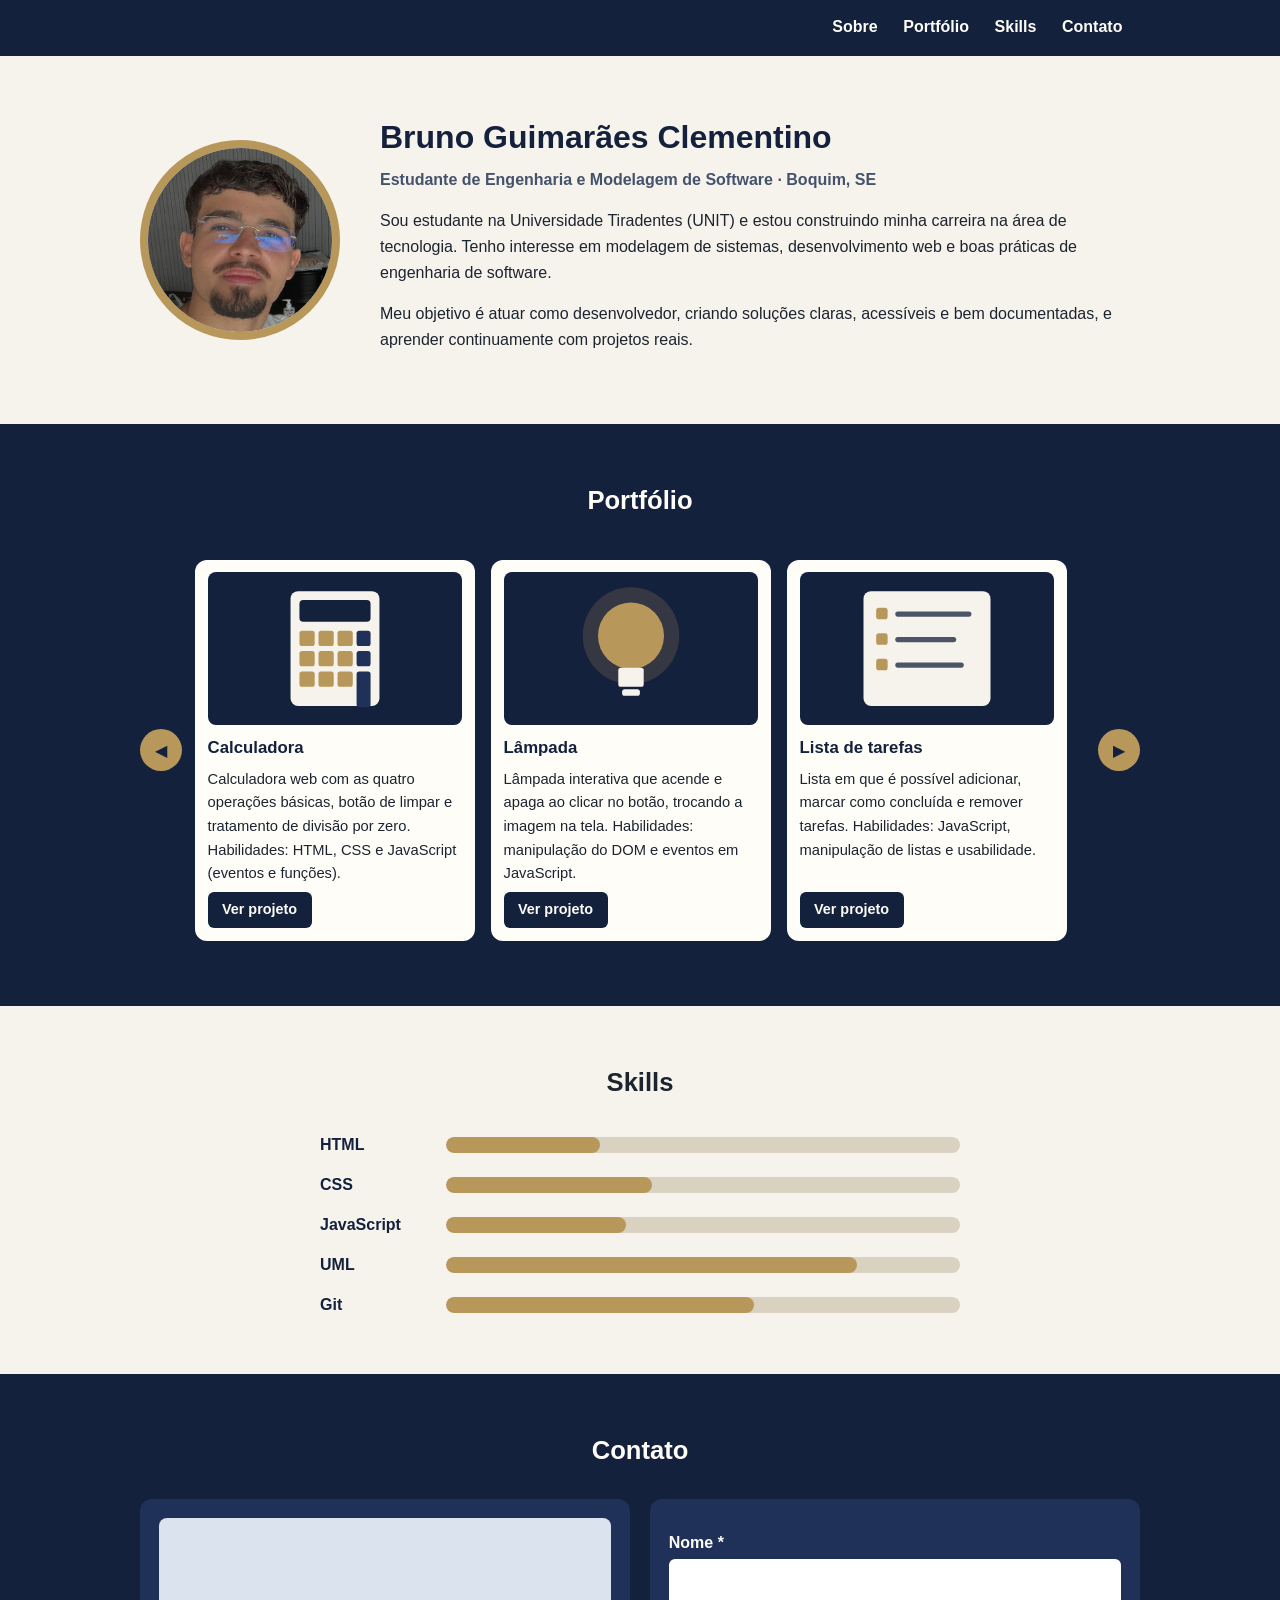
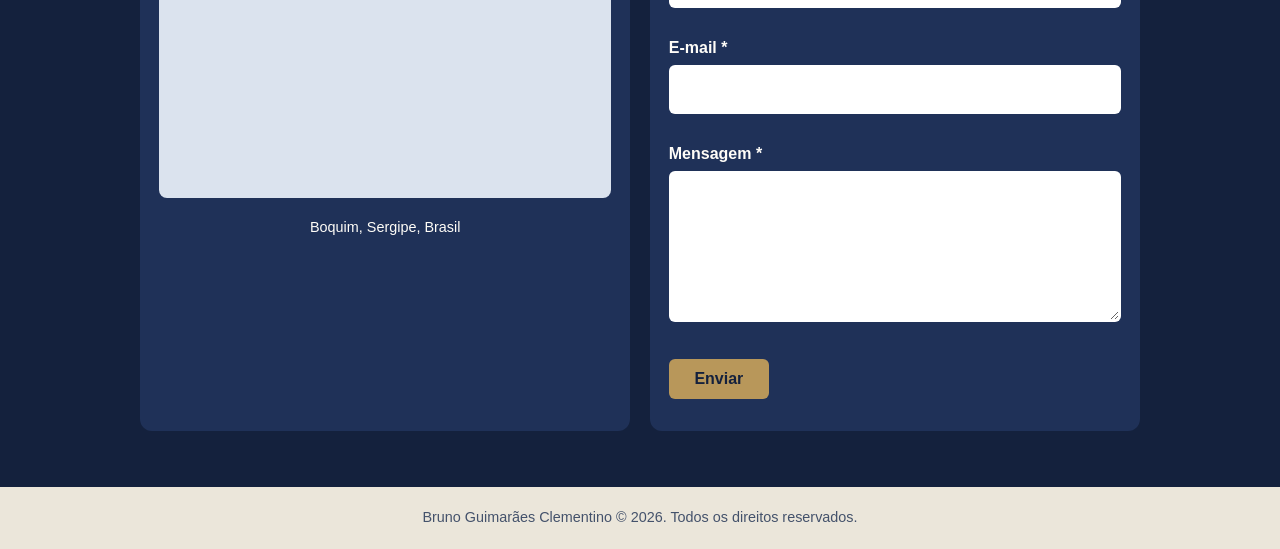
<file: index.html>
<!DOCTYPE html>
<html lang="pt-BR">
<head>
  <meta charset="UTF-8">
  <meta name="viewport" content="width=device-width, initial-scale=1.0">
  <meta name="description" content="Portfólio pessoal de Bruno Guimarães Clementino, estudante de Sistemas de Informação.">
  <title>Bruno Guimarães Clementino | Portfólio</title>
  <link rel="stylesheet" href="estilo.css">
</head>
<body>
  <a class="pular" href="#sobre">Pular para o conteúdo</a>

  <header class="topo">
    <nav aria-label="Menu principal">
      <a href="#sobre">Sobre</a>
      <a href="#portfolio">Portfólio</a>
      <a href="#skills">Skills</a>
      <a href="#contato">Contato</a>
    </nav>
  </header>

  <main>
    <!-- SOBRE -->
    <section id="sobre" class="secao claro">
      <div class="conteudo sobre">
        <img class="foto" src="imagens/foto.jpeg" alt="Foto de perfil de Bruno Guimarães Clementino" width="200" height="200">
        <div>
          <h1>Bruno Guimarães Clementino</h1>
          <p class="subtitulo">Estudante de Engenharia e Modelagem de Software · Boquim, SE</p>
          <p>Sou estudante na Universidade Tiradentes (UNIT) e estou construindo minha carreira na área de tecnologia. Tenho interesse em modelagem de sistemas, desenvolvimento web e boas práticas de engenharia de software.</p>
          <p>Meu objetivo é atuar como desenvolvedor, criando soluções claras, acessíveis e bem documentadas, e aprender continuamente com projetos reais.</p>
        </div>
      </div>
    </section>

    <!-- PORTFOLIO -->
    <section id="portfolio" class="secao escuro">
      <div class="conteudo">
        <h2>Portfólio</h2>
        <div class="carrossel">
          <button class="seta" id="anterior" aria-label="Projeto anterior">&#9664;</button>
          <ul class="trilho" id="trilho" tabindex="0" aria-label="Lista de projetos">
            <li class="cartao">
              <img src="imagens/p1.svg" alt="Ilustração do projeto Calculadora" loading="lazy">
              <h3>Calculadora</h3>
              <p>Calculadora web com as quatro operações básicas, botão de limpar e tratamento de divisão por zero. Habilidades: HTML, CSS e JavaScript (eventos e funções).</p>
              <a href="projetos/Calc/index.html" class="link">Ver projeto</a>
            </li>
            <li class="cartao">
              <img src="imagens/p2.svg" alt="Ilustração do projeto Lâmpada" loading="lazy">
              <h3>Lâmpada</h3>
              <p>Lâmpada interativa que acende e apaga ao clicar no botão, trocando a imagem na tela. Habilidades: manipulação do DOM e eventos em JavaScript.</p>
              <a href="projetos/Lampada%20-%20Atividade/index.html" class="link">Ver projeto</a>
            </li>
            <li class="cartao">
              <img src="imagens/p3.svg" alt="Ilustração do projeto Lista de tarefas" loading="lazy">
              <h3>Lista de tarefas</h3>
              <p>Lista em que é possível adicionar, marcar como concluída e remover tarefas. Habilidades: JavaScript, manipulação de listas e usabilidade.</p>
              <a href="projetos/atividade_lista_tarefas/index.html" class="link">Ver projeto</a>
            </li>
          </ul>
          <button class="seta" id="proximo" aria-label="Próximo projeto">&#9654;</button>
        </div>
      </div>
    </section>

    <!-- SKILLS -->
    <section id="skills" class="secao claro">
      <div class="conteudo">
        <h2>Skills</h2>
        <ul class="skills">
          <li><span class="nome">HTML</span><div class="barra" role="progressbar" aria-valuenow="30" aria-valuemin="0" aria-valuemax="100" aria-label="HTML: 30%"><div style="width:30%"></div></div></li>
          <li><span class="nome">CSS</span><div class="barra" role="progressbar" aria-valuenow="40" aria-valuemin="0" aria-valuemax="100" aria-label="CSS: 40%"><div style="width:40%"></div></div></li>
          <li><span class="nome">JavaScript</span><div class="barra" role="progressbar" aria-valuenow="35" aria-valuemin="0" aria-valuemax="100" aria-label="JavaScript: 35%"><div style="width:35%"></div></div></li>
          <li><span class="nome">UML</span><div class="barra" role="progressbar" aria-valuenow="80" aria-valuemin="0" aria-valuemax="100" aria-label="UML: 80%"><div style="width:80%"></div></div></li>
          <li><span class="nome">Git</span><div class="barra" role="progressbar" aria-valuenow="60" aria-valuemin="0" aria-valuemax="100" aria-label="Git: 60%"><div style="width:60%"></div></div></li>
        </ul>
      </div>
    </section>

    <!-- CONTATO -->
    <section id="contato" class="secao escuro">
      <div class="conteudo">
        <h2>Contato</h2>
        <div class="contato">
          <div class="caixa mapa">
            <iframe title="Mapa: Boquim, Sergipe" loading="lazy" referrerpolicy="no-referrer-when-downgrade"
              src="https://www.google.com/maps?q=Boquim,+SE&amp;output=embed"></iframe>
            <p class="legenda">Boquim, Sergipe, Brasil</p>
          </div>
          <form class="caixa" id="form" novalidate>
            <label for="nome">Nome *</label>
            <input type="text" id="nome" name="nome" autocomplete="name" aria-describedby="erro-nome">
            <span class="erro" id="erro-nome" role="alert"></span>

            <label for="email">E-mail *</label>
            <input type="email" id="email" name="email" autocomplete="email" aria-describedby="erro-email">
            <span class="erro" id="erro-email" role="alert"></span>

            <label for="mensagem">Mensagem *</label>
            <textarea id="mensagem" name="mensagem" rows="5" aria-describedby="erro-mensagem"></textarea>
            <span class="erro" id="erro-mensagem" role="alert"></span>

            <button type="submit">Enviar</button>
            <p class="sucesso" id="sucesso" role="status"></p>
          </form>
        </div>
      </div>
    </section>
  </main>

  <footer class="rodape">
    <p>Bruno Guimarães Clementino &copy; <span id="ano">2026</span>. Todos os direitos reservados.</p>
  </footer>

  <script src="script.js"></script>
</body>
</html>
</file>
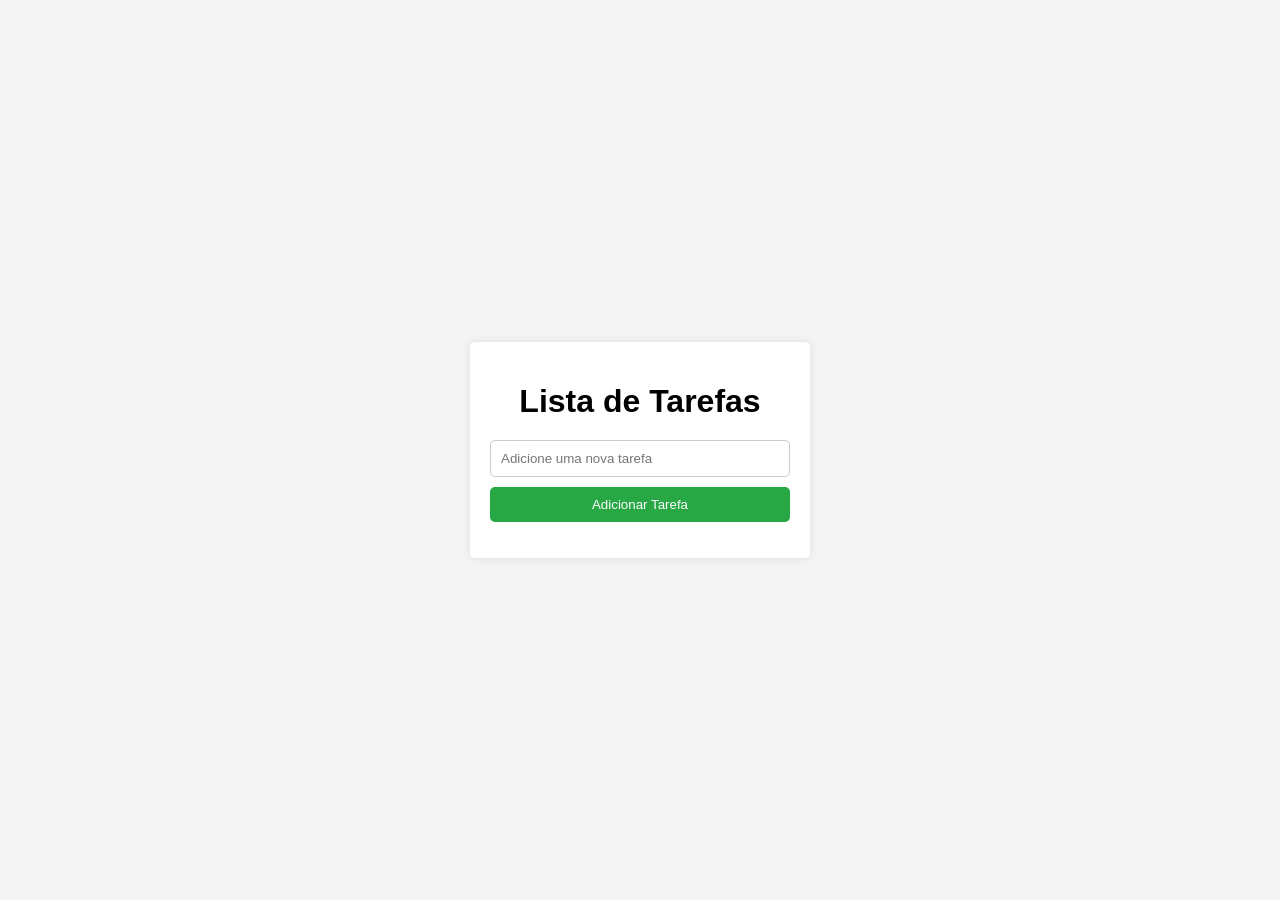
<file: projetos/atividade_lista_tarefas/index.html>
<html lang="pt-BR">
<head>
    <meta charset="UTF-8">
    <meta name="viewport" content="width=device-width, initial-scale=1.0">
    <title>Lista de Tarefas</title>
    <link rel="stylesheet" href="styles.css">
    <script src="script.js" defer></script>
</head>
<body>
    <div class="container">
        <h1>Lista de Tarefas</h1>
        <input type="text" id="taskInput" placeholder="Adicione uma nova tarefa">
        <button id="addTaskBtn">Adicionar Tarefa</button>
        <ul id="taskList">
            
        </ul>
    </div>
</body>
</html>
</file>
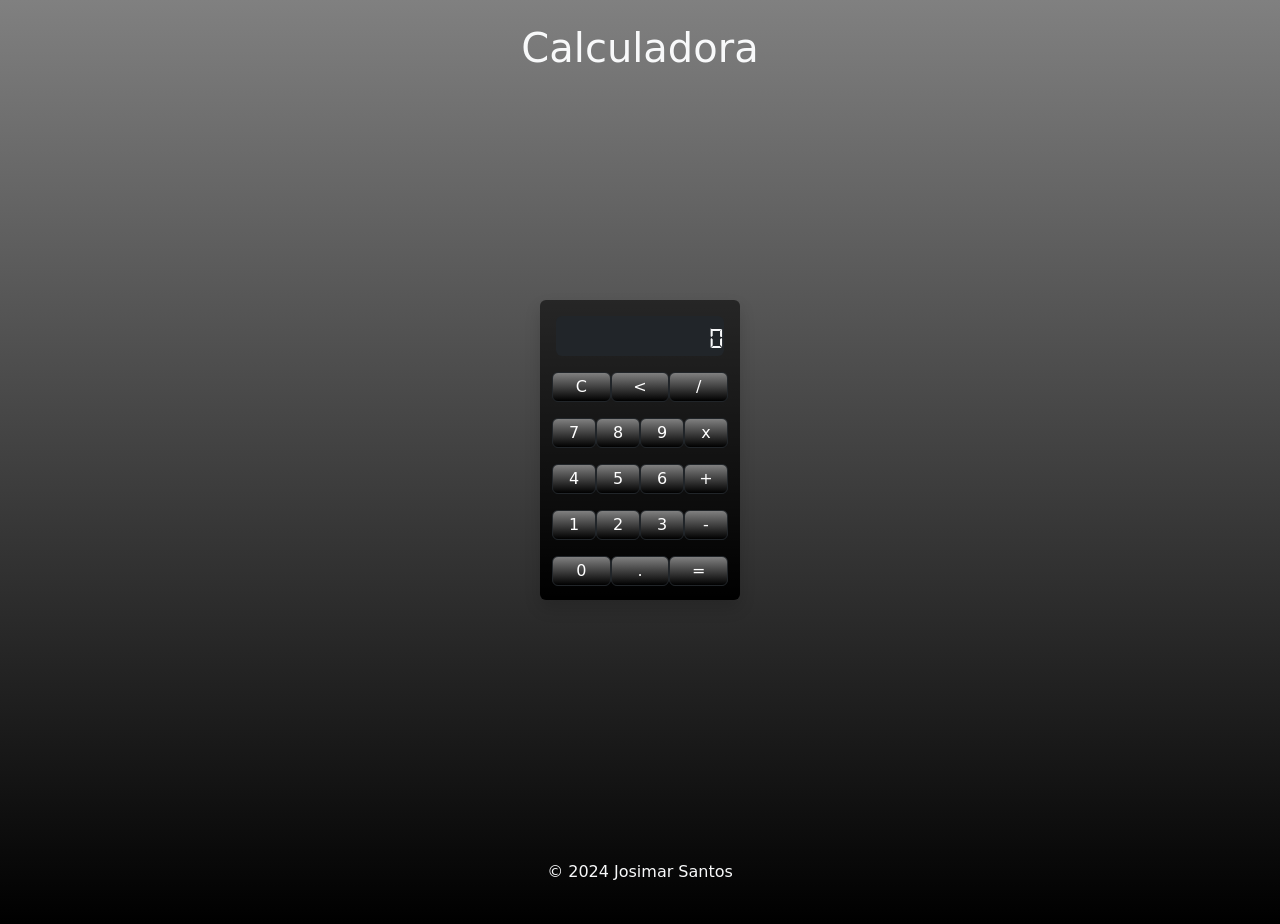
<file: projetos/Calc/index.html>
<!DOCTYPE html>
<html lang="pt-BR" translate="no">
<head>
    <meta charset="UTF-8">
    <meta name="google" content="notranslate">
    <meta name="viewport" content="width=device-width, initial-scale=1.0">
    <title>Calculadora</title>
    <link rel="stylesheet" href="style.css">
    <link href="https://cdn.jsdelivr.net/npm/bootstrap@5.3.3/dist/css/bootstrap.min.css" rel="stylesheet" integrity="sha384-QWTKZyjpPEjISv5WaRU9OFeRpok6YctnYmDr5pNlyT2bRjXh0JMhjY6hW+ALEwIH" crossorigin="anonymous">
</head>
<body>
    <header class="header text-center my-4">
        <h1 class="text-light">Calculadora</h1>
    </header>
    <main class="d-flex justify-content-center">
        <div class="calc bg-black bg-gradient p-3 rounded shadow">
            <div class="display bg-dark pb-3 mb-3 rounded text-light text-end" id="display"></div>
            <div class="btns">
                <div class="row g-2"> 
                    <button onclick="clean()" class="btn col btn-dark d-flex justify-content-center align-items-center" aria-label="Clear">C</button>
                    <button onclick="back()" class="btn col btn-dark d-flex justify-content-center align-items-center" aria-label="Backspace"><</button>
                    <button onclick="insert('/')" class="btn col btn-dark d-flex justify-content-center align-items-center" aria-label="Divide">/</button>
                </div>
                <div class="row g-2 mt-2">
                    <button onclick="insert('7')" class="btn col btn-dark d-flex justify-content-center align-items-center" aria-label="Seven">7</button>
                    <button onclick="insert('8')" class="btn col btn-dark d-flex justify-content-center align-items-center" aria-label="Eight">8</button>
                    <button onclick="insert('9')" class="btn col btn-dark d-flex justify-content-center align-items-center" aria-label="Nine">9</button>
                    <button onclick="insert('x')" class="btn col btn-dark d-flex justify-content-center align-items-center" aria-label="Multiply">x</button>
                </div>
                <div class="row g-2 mt-2">
                    <button onclick="insert('4')" class="btn col btn-dark d-flex justify-content-center align-items-center" aria-label="Four">4</button>
                    <button onclick="insert('5')" class="btn col btn-dark d-flex justify-content-center align-items-center" aria-label="Five">5</button>
                    <button onclick="insert('6')" class="btn col btn-dark d-flex justify-content-center align-items-center" aria-label="Six">6</button>
                    <button onclick="insert('+')" class="btn col btn-dark d-flex justify-content-center align-items-center" aria-label="Add">+</button>
                </div>
                <div class="row g-2 mt-2">
                    <button onclick="insert('1')" class="btn col btn-dark d-flex justify-content-center align-items-center" aria-label="One">1</button>
                    <button onclick="insert('2')" class="btn col btn-dark d-flex justify-content-center align-items-center" aria-label="Two">2</button>
                    <button onclick="insert('3')" class="btn col btn-dark d-flex justify-content-center align-items-center" aria-label="Three">3</button>
                    <button onclick="insert('-')" class="btn col btn-dark d-flex justify-content-center align-items-center" aria-label="Subtract">-</button>
                </div>
                <div class="row g-2 mt-2">
                    <button onclick="insert('0')" class="btn col btn-dark d-flex justify-content-center align-items-center" aria-label="Zero">0</button>
                    <button onclick="insert('.')" class="btn col btn-dark d-flex justify-content-center align-items-center" aria-label="Decimal">.</button>
                    <button onclick="calcular()" class="btn col btn-dark d-flex justify-content-center align-items-center" aria-label="Equals">=</button>
                </div>
            </div>
        </div>
    </main>
    <footer class="footer text-light fixed-bottom mt-auto text-center">
        <p>&copy; 2024 Josimar Santos</p>
    </footer>
    <script src="script.js"></script>
    <script src="https://cdn.jsdelivr.net/npm/bootstrap@5.3.3/dist/js/bootstrap.bundle.min.js" integrity="sha384-YvpcrYf0tY3lHB60NNkmXc5s9fDVZLESaAA55NDzOxhy9GkcIdslK1eN7N6jIeHz" crossorigin="anonymous"></script>
</body>
</html>
</file>
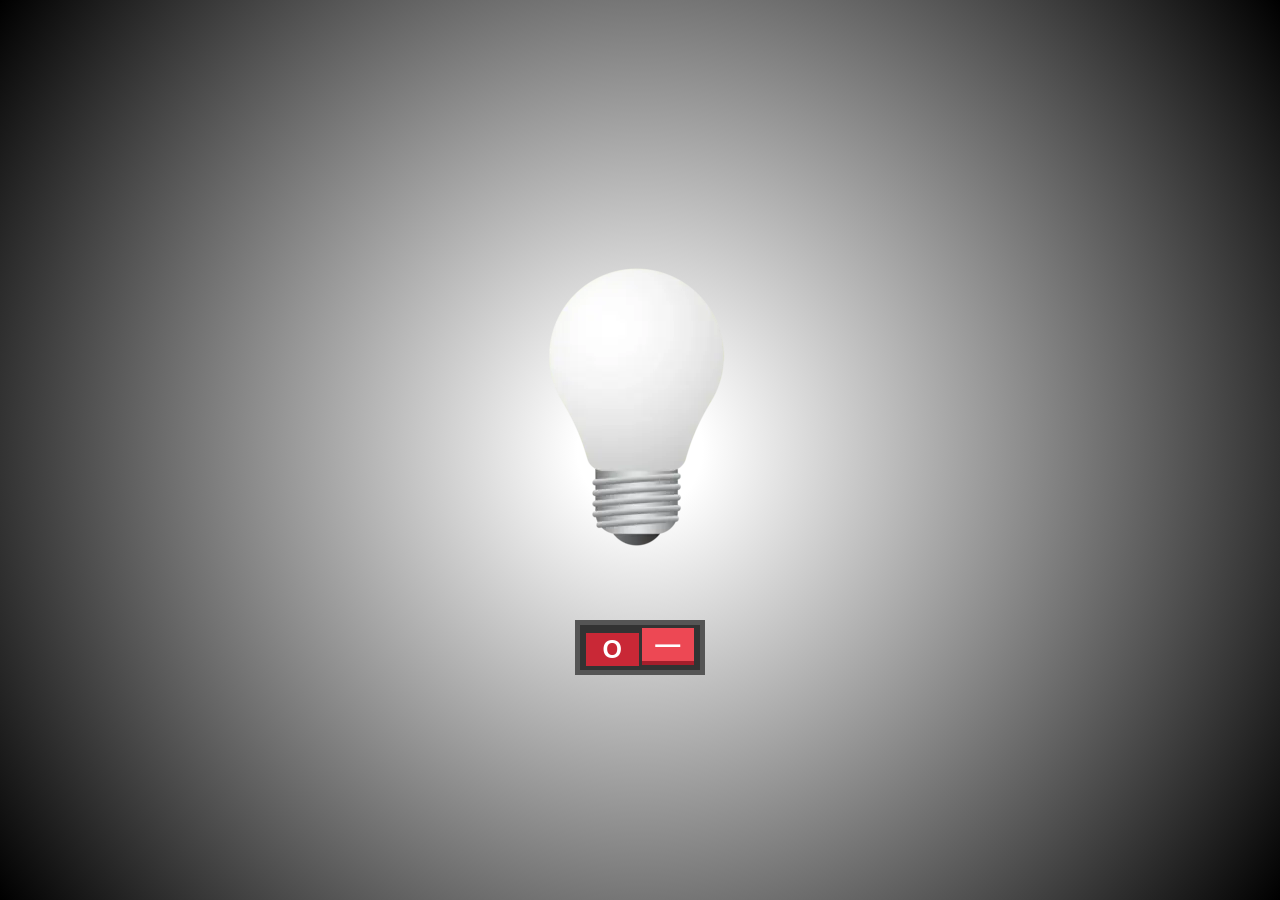
<file: projetos/Lampada - Atividade/index.html>
<!DOCTYPE html>
<html lang="pt-BR">
<head>
    <meta charset="UTF-8">
    <meta name="viewport" content="width=device-width, initial-scale=1.0">
    <title>Lâmpada</title>
    <link rel="stylesheet" href="style.css">
    <script src="script.js" defer></script>
</head>
<body>
    <div class="container">
    <img id="lamp" src="assets/lamp_off.png" alt="Lâmpada apagada">

    <div class="interruptor">

        <button id="desligar" class="lado ativo" type="button">
            O
        </button>

        <button id="ligar" class="lado" type="button">
            —
        </button>

    </div>
</body>
</html>
</file>
<file: estilo.css>
:root{
  --azul:#14213d; --azul2:#1f3158; --claro:#f6f3ec; --texto:#1c2430; --branco:#fffdf8; --destaque:#b8975a; --erro:#b42318;
}
*{box-sizing:border-box}
html{scroll-behavior:smooth;scroll-padding-top:60px}
body{margin:0;font-family:"Segoe UI",Roboto,Arial,sans-serif;color:var(--texto);line-height:1.6;background:var(--claro)}
img{max-width:100%;height:auto;display:block}
ul{list-style:none;margin:0;padding:0}
.pular{position:absolute;left:-999px;top:0;background:var(--branco);color:var(--azul);padding:.5rem 1rem;z-index:20}
.pular:focus{left:0}
:focus-visible{outline:3px solid var(--destaque);outline-offset:2px}

.topo{position:sticky;top:0;z-index:10;background:var(--azul)}
.topo nav{max-width:1000px;margin:0 auto;padding:.7rem 1rem;display:flex;justify-content:flex-end;flex-wrap:wrap;gap:.3rem 1.4rem}
.topo a{color:var(--branco);text-decoration:none;font-weight:600;padding:.2rem .1rem;border-bottom:2px solid transparent}
.topo a:hover{border-bottom-color:var(--destaque)}

.secao{padding:3.5rem 1rem}
.conteudo{max-width:1000px;margin:0 auto}
.claro{background:#f6f3ec;color:var(--texto)}
.escuro{background:var(--azul);color:var(--branco)}
h1{font-size:2rem;margin:0 0 .2rem;color:var(--azul)}
h2{text-align:center;font-size:1.6rem;margin:0 0 1.8rem}
.subtitulo{margin-top:0;font-weight:600;color:#44526b}

.sobre{display:flex;gap:2.5rem;align-items:center}
.foto{width:200px;height:200px;border-radius:50%;border:8px solid var(--destaque);object-fit:cover;flex:none;background:var(--branco)}

.carrossel{display:flex;align-items:center;gap:.6rem}
.trilho{display:flex;gap:1rem;overflow-x:auto;scroll-snap-type:x mandatory;padding:.6rem .2rem;flex:1;scrollbar-width:thin}
.cartao{flex:0 0 280px;scroll-snap-align:center;background:var(--branco);color:var(--texto);border-radius:12px;padding:.8rem;display:flex;flex-direction:column;gap:.4rem}
.cartao img{border-radius:8px;width:100%}
.cartao h3{margin:.2rem 0 0;font-size:1.05rem;color:var(--azul)}
.cartao p{margin:0;font-size:.92rem;flex:1}
.link{align-self:flex-start;background:var(--azul);color:var(--branco);text-decoration:none;padding:.4rem .9rem;border-radius:6px;font-weight:600;font-size:.9rem}
.link:hover{background:var(--destaque);color:var(--azul)}
.seta{flex:none;width:42px;height:42px;border-radius:50%;border:0;background:var(--destaque);color:var(--azul);font-size:1rem;cursor:pointer}
.seta:hover{filter:brightness(.92)}

.skills{max-width:640px;margin:0 auto;display:grid;gap:.9rem}
.skills li{display:flex;align-items:center;gap:1rem}
.nome{flex:0 0 110px;font-weight:700;color:var(--azul)}
.barra{flex:1;height:16px;background:#d9d2c1;border-radius:99px;overflow:hidden}
.barra div{height:100%;background:var(--destaque);border-radius:99px}

.contato{display:grid;grid-template-columns:1fr 1fr;gap:1.2rem}
.caixa{background:#1f3158;border-radius:12px;padding:1.2rem}
.mapa iframe{width:100%;height:280px;border:0;border-radius:8px;background:#dbe3ee}
.legenda{margin:.6rem 0 0;font-size:.9rem;text-align:center}
form label{display:block;font-weight:600;margin-top:.7rem}
input,textarea{width:100%;padding:.6rem;border-radius:6px;border:2px solid transparent;font:inherit;margin-top:.25rem;color:var(--texto)}
input.invalido,textarea.invalido{border-color:#ff8a80}
.erro{display:block;min-height:1.2em;font-size:.85rem;color:#ffd2cd;font-weight:600}
button[type=submit]{margin-top:.8rem;background:var(--destaque);color:var(--azul);border:0;padding:.7rem 1.6rem;border-radius:6px;font-weight:700;font-size:1rem;cursor:pointer}
button[type=submit]:hover{filter:brightness(.92)}
.sucesso{margin:.8rem 0 0;font-weight:700;color:#b9f6ca}

.rodape{background:#ebe6da;text-align:center;padding:1.2rem 1rem;font-size:.9rem;color:#44526b}
.rodape p{margin:0}

@media (max-width:720px){
  .topo nav{justify-content:center}
  .sobre{flex-direction:column;text-align:center}
  .contato{grid-template-columns:1fr}
  .seta{display:none}
  .cartao{flex-basis:85%}
  .nome{flex-basis:90px}
}
@media (prefers-reduced-motion:reduce){html{scroll-behavior:auto}}
</file>
<file: projetos/atividade_lista_tarefas/styles.css>
body {
    font-family: Arial, sans-serif;
    background-color: #f4f4f4;
    display: flex;
    justify-content: center;
    align-items: center;
    height: 100vh;
    margin: 0;
}

.container {
    background: #fff;
    padding: 20px;
    border-radius: 5px;
    box-shadow: 0 0 10px rgba(0,0,0,0.1);
    width: 300px;
    text-align: center;
}

h1 {
    margin-bottom: 20px;
}

input {
    padding: 10px;
    width: calc(100%);
    margin-bottom: 10px;
    border: 1px solid #ccc;
    border-radius: 5px;
}

button {
    padding: 10px 15px;
    background: #28a745;
    color: #fff;
    border: none;
    border-radius: 5px;
    cursor: pointer;
    width: 100%;
}

button:hover {
    background: #218838;
}

ul {
    list-style: none;
    padding: 0;
}

li {
    background: #f4f4f4;
    padding: 10px;
    margin-bottom: 10px;
    border-radius: 5px;
    display: flex;
    justify-content: space-between;
    align-items: center;
}

li button {
    background: #dc3545;
    border: none;
    color: #fff;
    padding: 5px 10px;
    border-radius: 5px;
    cursor: pointer;
    width: 30px;
    border-radius: 5px;
}

li button:hover {
    background: #c82333;
}
</file>
<file: projetos/Calc/style.css>
*{
    margin: 0;
    padding: 0;
}

@font-face {
    font-family: 'DS-DIGI';
    src: url('ds_digital/DS-DIGI.TTF') format('truetype'),
         url('ds_digital/DS-DIGIB.TTF') format('truetype'),
         url('ds_digital/DS-DIGII.TTF') format('truetype'),
         url('ds_digital/DS-DIGIT.TTF') format('truetype');
}

body{
    background-image: linear-gradient(gray, black);
    background-repeat: no-repeat;
    height: 100vh;
    font-family: 'Courier New', Courier, monospace;
}

.calc{
    position: absolute;
    top: 50%;
    left: 50%;
    transform: translate(-50%, -50%);
    height: 300px;
    width: 200px;
    background-color: black;
    border-radius: 5px;    
    padding: 20px;
}

.display{
    background-color: white;
    height: 40px;
    width: auto;
    word-wrap: normal;
    overflow: hidden;
    border-radius: 5px;
    font-family: 'DS-DIGI', sans-serif;
    font-size: 30px;
}

.btn{
    font: 1em sans-serif;
    color: #fff;
    background-image: linear-gradient(gray, black);
    border-radius: 5px;
    padding: 5px;
    width: 30px;
    height: 30px;
}

/* O botão fica vermelho enquanto é pressionado, pelo mouse ou teclado. */
.btn:active,
.btn.tecla-pressionada {
    background: red !important;
    border-color: red !important;
    color: white !important;
}
</file>
<file: projetos/Lampada - Atividade/style.css>
body {
    background: radial-gradient(circle, white 8%, black 100%);
    display: flex;
    justify-content: center;
    align-items: center;
    height: 100vh;
    margin: 0;
}

body.acesa {
    background: radial-gradient(circle, white 8%, yellow 100%);
}

.container {
    display: flex;
    flex-direction: column;
    align-items: center;
    gap: 35px;
}


.interruptor {
    display: flex;
    width: 130px;
    height: 55px;
    background: #333;
    padding: 6px;
    border: 5px solid #555;
    box-sizing: border-box;
    gap: 3px;
}


.lado {
    flex: 1;
    border: none;
    background: #ed4854;
    color: white;
    font-size: 25px;
    font-weight: bold;
    cursor: pointer;

    box-shadow: 0 4px 0 #a51e2b;
    transform: translateY(-3px);
    transition: all 0.1s ease;
}


.lado.ativo {
    transform: translateY(2px);
    box-shadow: 0 0 0 #a51e2b;
    background: #c92836;
}
</file>
